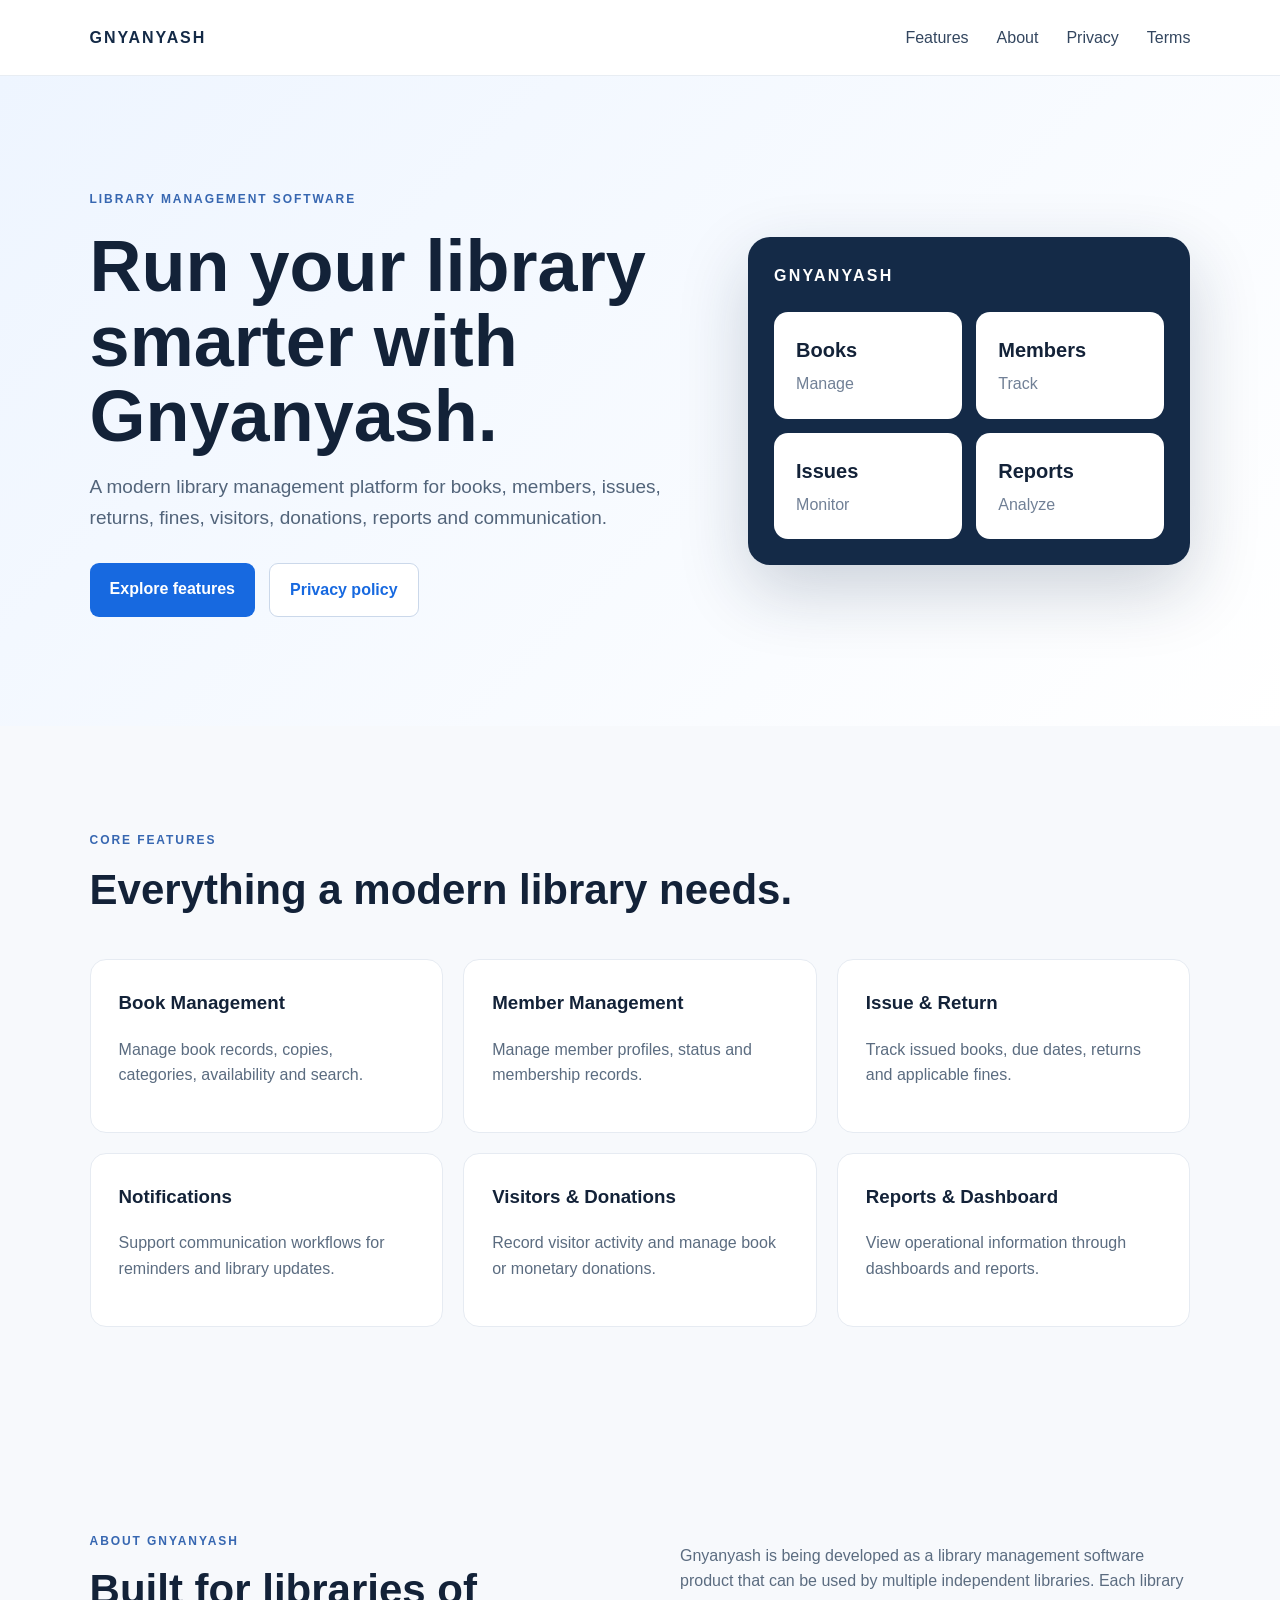
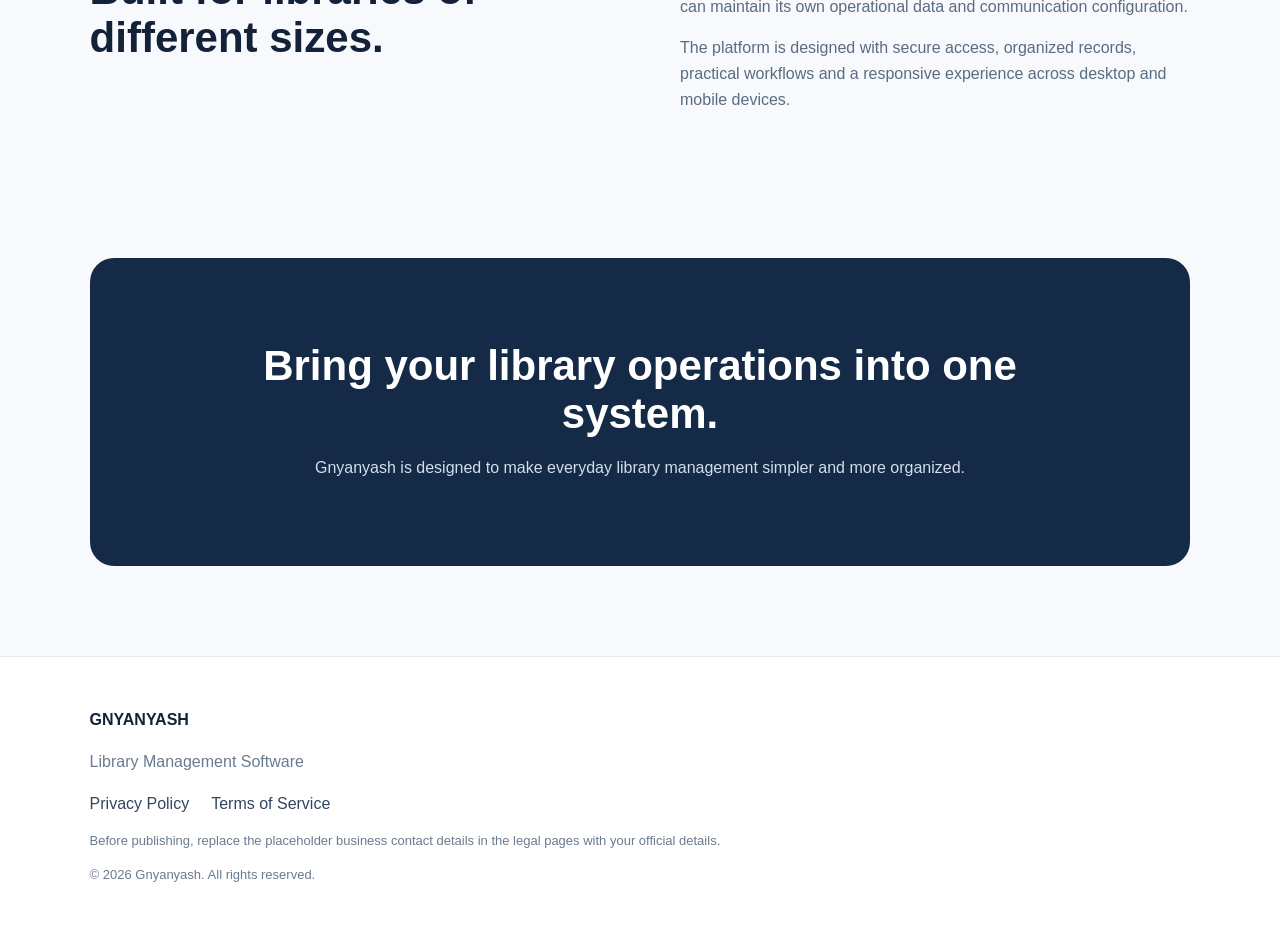
<file: index.html>
<!DOCTYPE html>
<html lang="en">
<head>
<meta charset="UTF-8">
<meta name="viewport" content="width=device-width, initial-scale=1.0">
<meta name="description" content="Gnyanyash is modern library management software for libraries.">
<title>Gnyanyash | Library Management Software</title>
<link rel="stylesheet" href="styles.css">
</head>
<body>
<header class="navbar">
  <a class="brand" href="index.html">GNYANYASH</a>
  <nav><a href="#features">Features</a><a href="#about">About</a><a href="privacy.html">Privacy</a><a href="terms.html">Terms</a></nav>
</header>
<main>
<section class="hero">
  <div>
    <span class="eyebrow">LIBRARY MANAGEMENT SOFTWARE</span>
    <h1>Run your library smarter with Gnyanyash.</h1>
    <p>A modern library management platform for books, members, issues, returns, fines, visitors, donations, reports and communication.</p>
    <div class="actions"><a class="button primary" href="#features">Explore features</a><a class="button secondary" href="privacy.html">Privacy policy</a></div>
  </div>
  <div class="hero-card"><div class="card-top">GNYANYASH</div><div class="dashboard-preview">
    <div class="metric"><strong>Books</strong><span>Manage</span></div>
    <div class="metric"><strong>Members</strong><span>Track</span></div>
    <div class="metric"><strong>Issues</strong><span>Monitor</span></div>
    <div class="metric"><strong>Reports</strong><span>Analyze</span></div>
  </div></div>
</section>
<section id="features" class="section">
  <div class="section-heading"><span class="eyebrow">CORE FEATURES</span><h2>Everything a modern library needs.</h2></div>
  <div class="feature-grid">
    <article><h3>Book Management</h3><p>Manage book records, copies, categories, availability and search.</p></article>
    <article><h3>Member Management</h3><p>Manage member profiles, status and membership records.</p></article>
    <article><h3>Issue & Return</h3><p>Track issued books, due dates, returns and applicable fines.</p></article>
    <article><h3>Notifications</h3><p>Support communication workflows for reminders and library updates.</p></article>
    <article><h3>Visitors & Donations</h3><p>Record visitor activity and manage book or monetary donations.</p></article>
    <article><h3>Reports & Dashboard</h3><p>View operational information through dashboards and reports.</p></article>
  </div>
</section>
<section id="about" class="section split">
  <div><span class="eyebrow">ABOUT GNYANYASH</span><h2>Built for libraries of different sizes.</h2></div>
  <div><p>Gnyanyash is being developed as a library management software product that can be used by multiple independent libraries. Each library can maintain its own operational data and communication configuration.</p><p>The platform is designed with secure access, organized records, practical workflows and a responsive experience across desktop and mobile devices.</p></div>
</section>
<section class="cta"><h2>Bring your library operations into one system.</h2><p>Gnyanyash is designed to make everyday library management simpler and more organized.</p></section>
</main>
<footer class="footer">
  <strong>GNYANYASH</strong><p>Library Management Software</p>
  <div class="footer-links"><a href="privacy.html">Privacy Policy</a><a href="terms.html">Terms of Service</a></div>
  <p class="notice">Before publishing, replace the placeholder business contact details in the legal pages with your official details.</p>
  <p class="copyright">© 2026 Gnyanyash. All rights reserved.</p>
</footer>
</body>
</html>
</file>
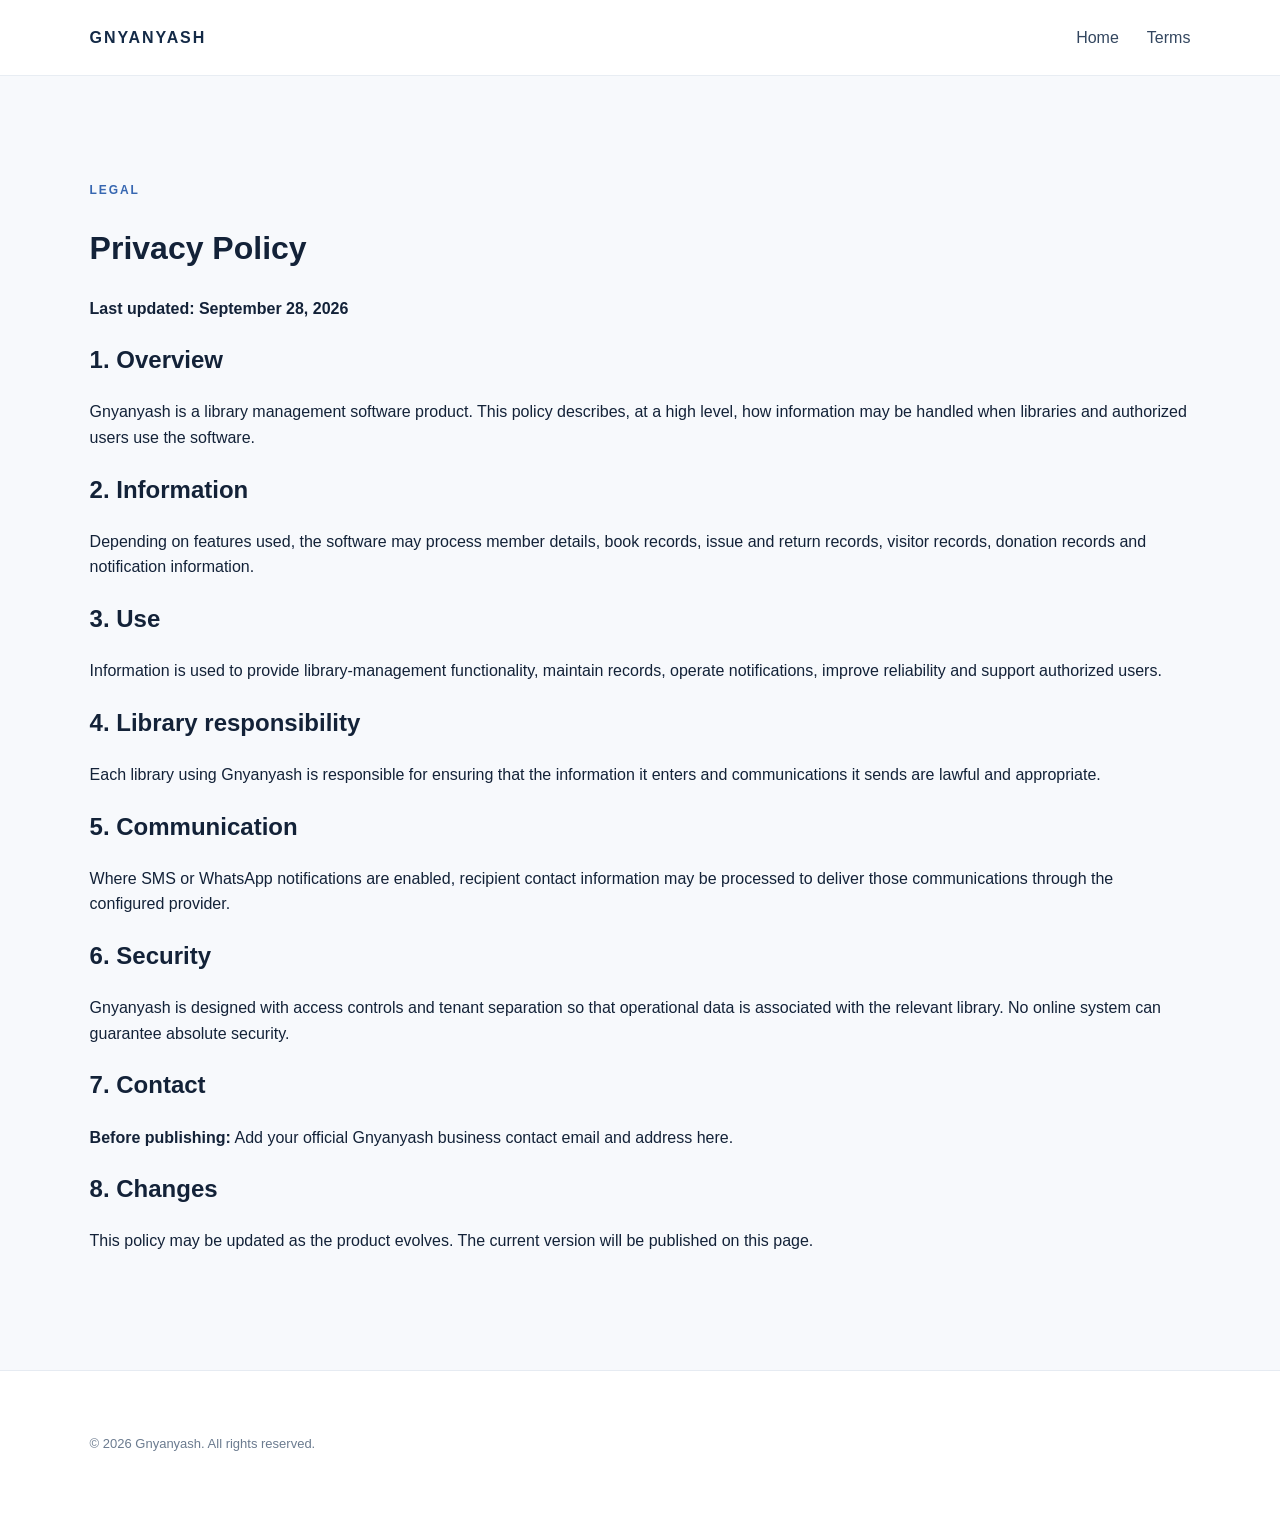
<file: privacy.html>
<!DOCTYPE html><html lang="en"><head><meta charset="UTF-8"><meta name="viewport" content="width=device-width,initial-scale=1.0"><title>Privacy Policy | Gnyanyash</title><link rel="stylesheet" href="styles.css"></head><body><header class="navbar"><a class="brand" href="index.html">GNYANYASH</a><nav><a href="index.html">Home</a><a href="terms.html">Terms</a></nav></header><main class="section"><span class="eyebrow">LEGAL</span><h1>Privacy Policy</h1><p><strong>Last updated: September 28, 2026</strong></p><h2>1. Overview</h2><p>Gnyanyash is a library management software product. This policy describes, at a high level, how information may be handled when libraries and authorized users use the software.</p><h2>2. Information</h2><p>Depending on features used, the software may process member details, book records, issue and return records, visitor records, donation records and notification information.</p><h2>3. Use</h2><p>Information is used to provide library-management functionality, maintain records, operate notifications, improve reliability and support authorized users.</p><h2>4. Library responsibility</h2><p>Each library using Gnyanyash is responsible for ensuring that the information it enters and communications it sends are lawful and appropriate.</p><h2>5. Communication</h2><p>Where SMS or WhatsApp notifications are enabled, recipient contact information may be processed to deliver those communications through the configured provider.</p><h2>6. Security</h2><p>Gnyanyash is designed with access controls and tenant separation so that operational data is associated with the relevant library. No online system can guarantee absolute security.</p><h2>7. Contact</h2><p><strong>Before publishing:</strong> Add your official Gnyanyash business contact email and address here.</p><h2>8. Changes</h2><p>This policy may be updated as the product evolves. The current version will be published on this page.</p></main><footer class="footer"><p class="copyright">© 2026 Gnyanyash. All rights reserved.</p></footer></body></html>
</file>
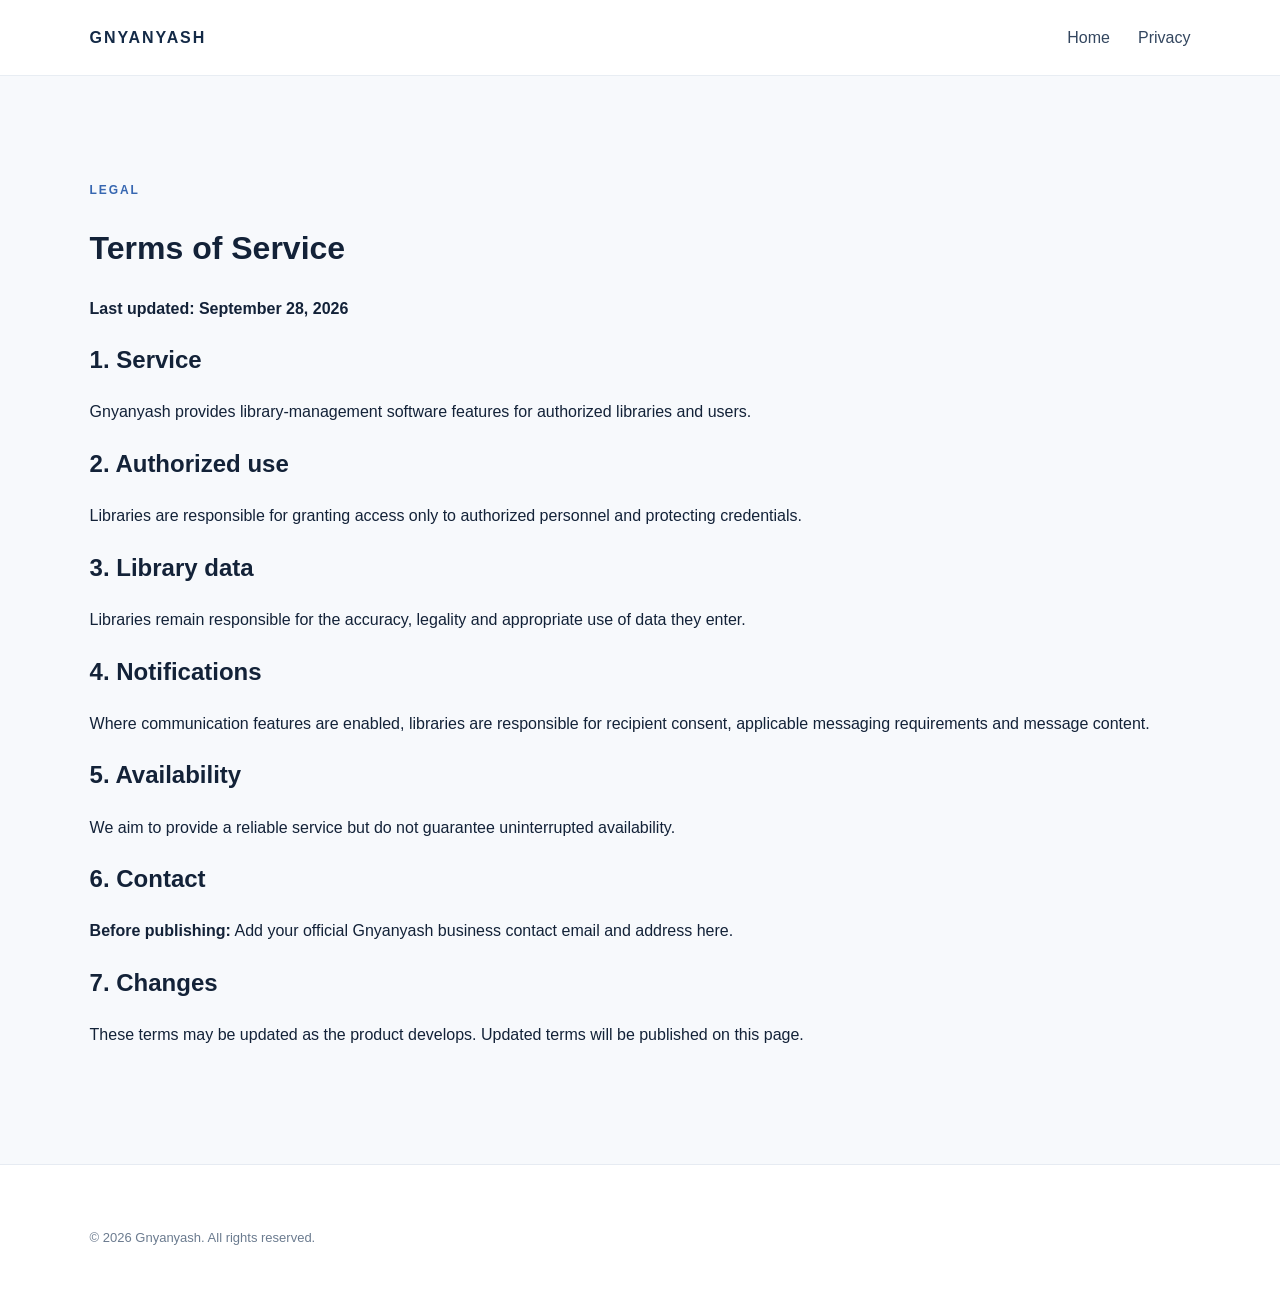
<file: terms.html>
<!DOCTYPE html><html lang="en"><head><meta charset="UTF-8"><meta name="viewport" content="width=device-width,initial-scale=1.0"><title>Terms of Service | Gnyanyash</title><link rel="stylesheet" href="styles.css"></head><body><header class="navbar"><a class="brand" href="index.html">GNYANYASH</a><nav><a href="index.html">Home</a><a href="privacy.html">Privacy</a></nav></header><main class="section"><span class="eyebrow">LEGAL</span><h1>Terms of Service</h1><p><strong>Last updated: September 28, 2026</strong></p><h2>1. Service</h2><p>Gnyanyash provides library-management software features for authorized libraries and users.</p><h2>2. Authorized use</h2><p>Libraries are responsible for granting access only to authorized personnel and protecting credentials.</p><h2>3. Library data</h2><p>Libraries remain responsible for the accuracy, legality and appropriate use of data they enter.</p><h2>4. Notifications</h2><p>Where communication features are enabled, libraries are responsible for recipient consent, applicable messaging requirements and message content.</p><h2>5. Availability</h2><p>We aim to provide a reliable service but do not guarantee uninterrupted availability.</p><h2>6. Contact</h2><p><strong>Before publishing:</strong> Add your official Gnyanyash business contact email and address here.</p><h2>7. Changes</h2><p>These terms may be updated as the product develops. Updated terms will be published on this page.</p></main><footer class="footer"><p class="copyright">© 2026 Gnyanyash. All rights reserved.</p></footer></body></html>
</file>
<file: styles.css>
*{box-sizing:border-box}html{scroll-behavior:smooth}body{margin:0;font-family:Inter,Arial,sans-serif;color:#132238;background:#f7f9fc;line-height:1.6}.navbar{height:76px;display:flex;align-items:center;justify-content:space-between;padding:0 7%;background:#fff;border-bottom:1px solid #e8edf3;position:sticky;top:0;z-index:10}.brand{font-weight:800;letter-spacing:.12em;color:#142a47;text-decoration:none}.navbar nav{display:flex;gap:28px}.navbar nav a,.footer a{color:#33465f;text-decoration:none}.hero{min-height:650px;padding:90px 7%;display:grid;grid-template-columns:1.15fr .85fr;gap:60px;align-items:center;background:linear-gradient(135deg,#eef5ff,#fff)}.eyebrow{font-size:12px;font-weight:800;letter-spacing:.16em;color:#3767b1}.hero h1{font-size:clamp(42px,6vw,72px);line-height:1.04;margin:18px 0}.hero p{font-size:19px;color:#52647a;max-width:680px}.actions{display:flex;gap:14px;margin-top:30px;flex-wrap:wrap}.button{padding:13px 20px;border-radius:9px;text-decoration:none;font-weight:700}.primary{background:#1769e0;color:#fff}.secondary{background:#fff;color:#1769e0;border:1px solid #cbd8ea}.hero-card{background:#142a47;border-radius:22px;padding:26px;box-shadow:0 25px 70px rgba(20,42,71,.2)}.card-top{color:#fff;font-weight:800;letter-spacing:.14em;margin-bottom:24px}.dashboard-preview{display:grid;grid-template-columns:1fr 1fr;gap:14px}.metric{background:#fff;border-radius:14px;padding:22px;display:flex;flex-direction:column;gap:5px}.metric strong{font-size:20px}.metric span{color:#718096}.section{padding:100px 7%;max-width:1400px;margin:auto}.section-heading h2,.split h2,.cta h2{font-size:42px;line-height:1.15;margin:14px 0 45px}.feature-grid{display:grid;grid-template-columns:repeat(3,1fr);gap:20px}.feature-grid article{background:#fff;padding:28px;border:1px solid #e6ebf2;border-radius:16px}.feature-grid h3{margin-top:0}.feature-grid p,.split p{color:#5b6c80}.split{display:grid;grid-template-columns:1fr 1fr;gap:80px}.split h2{margin-bottom:0}.cta{margin:30px 7% 90px;padding:70px 8%;text-align:center;border-radius:24px;background:#142a47;color:#fff}.cta h2{margin-bottom:12px}.cta p{color:#d4deeb}.footer{padding:50px 7%;background:#fff;border-top:1px solid #e6ebf2}.footer-links{display:flex;gap:22px;margin:15px 0}.footer p{color:#6b7b8f}.notice{font-size:13px;max-width:800px}.copyright{font-size:13px}@media(max-width:800px){.navbar{padding:0 5%}.navbar nav{gap:12px;font-size:13px}.hero,.split{grid-template-columns:1fr}.hero{padding:65px 5%}.section{padding:70px 5%}.feature-grid{grid-template-columns:1fr}.cta{margin:10px 5% 60px;padding:50px 7%}.hero h1{font-size:48px}}
</file>
